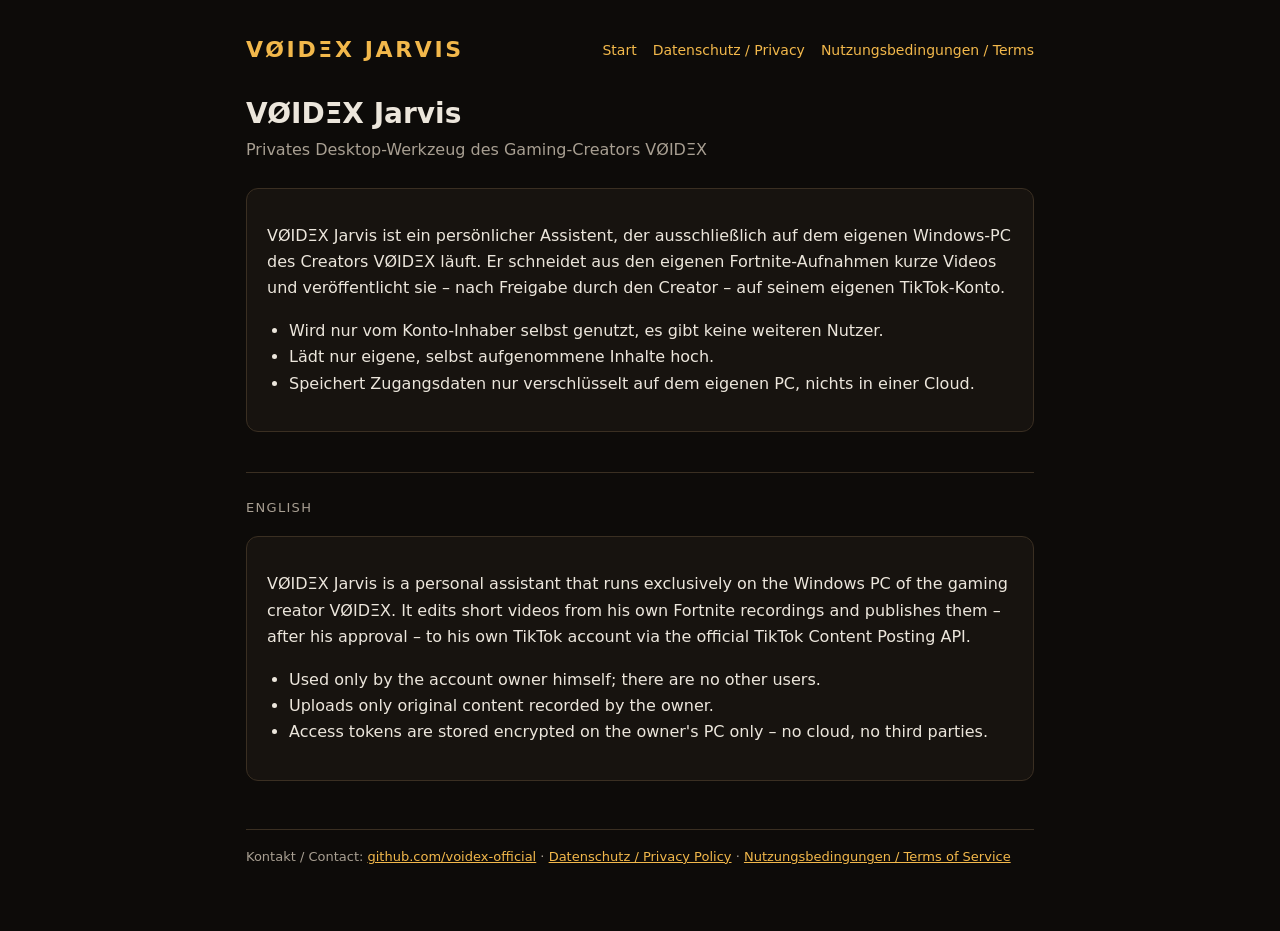
<file: index.html>
<!doctype html>
<html lang="de">
<head>
<meta charset="utf-8">
<meta name="viewport" content="width=device-width, initial-scale=1">
<title>VØIDΞX Jarvis</title>
<meta name="description" content="VØIDΞX Jarvis – private desktop tool of the creator VØIDΞX for publishing his own gaming clips to his own TikTok account.">
<link rel="stylesheet" href="style.css">
</head>
<body>
<main>
  <header>
    <div class="logo">VØIDΞX JARVIS</div>
    <nav><a href="index.html">Start</a><a href="privacy.html">Datenschutz / Privacy</a><a href="terms.html">Nutzungsbedingungen / Terms</a></nav>
  </header>

  <h1>VØIDΞX Jarvis</h1>
  <p class="sub">Privates Desktop-Werkzeug des Gaming-Creators VØIDΞX</p>

  <div class="card">
    <p>VØIDΞX Jarvis ist ein persönlicher Assistent, der ausschließlich auf dem eigenen Windows-PC des Creators VØIDΞX läuft. Er schneidet aus den eigenen Fortnite-Aufnahmen kurze Videos und veröffentlicht sie – nach Freigabe durch den Creator – auf seinem eigenen TikTok-Konto.</p>
    <ul>
      <li>Wird nur vom Konto-Inhaber selbst genutzt, es gibt keine weiteren Nutzer.</li>
      <li>Lädt nur eigene, selbst aufgenommene Inhalte hoch.</li>
      <li>Speichert Zugangsdaten nur verschlüsselt auf dem eigenen PC, nichts in einer Cloud.</li>
    </ul>
  </div>

  <p class="lang">English</p>
  <div class="card">
    <p>VØIDΞX Jarvis is a personal assistant that runs exclusively on the Windows PC of the gaming creator VØIDΞX. It edits short videos from his own Fortnite recordings and publishes them – after his approval – to his own TikTok account via the official TikTok Content Posting API.</p>
    <ul>
      <li>Used only by the account owner himself; there are no other users.</li>
      <li>Uploads only original content recorded by the owner.</li>
      <li>Access tokens are stored encrypted on the owner's PC only – no cloud, no third parties.</li>
    </ul>
  </div>

  <footer>Kontakt / Contact: <a href="https://github.com/voidex-official">github.com/voidex-official</a> · <a href="privacy.html">Datenschutz / Privacy Policy</a> · <a href="terms.html">Nutzungsbedingungen / Terms of Service</a></footer>
</main>
</body>
</html>
</file>
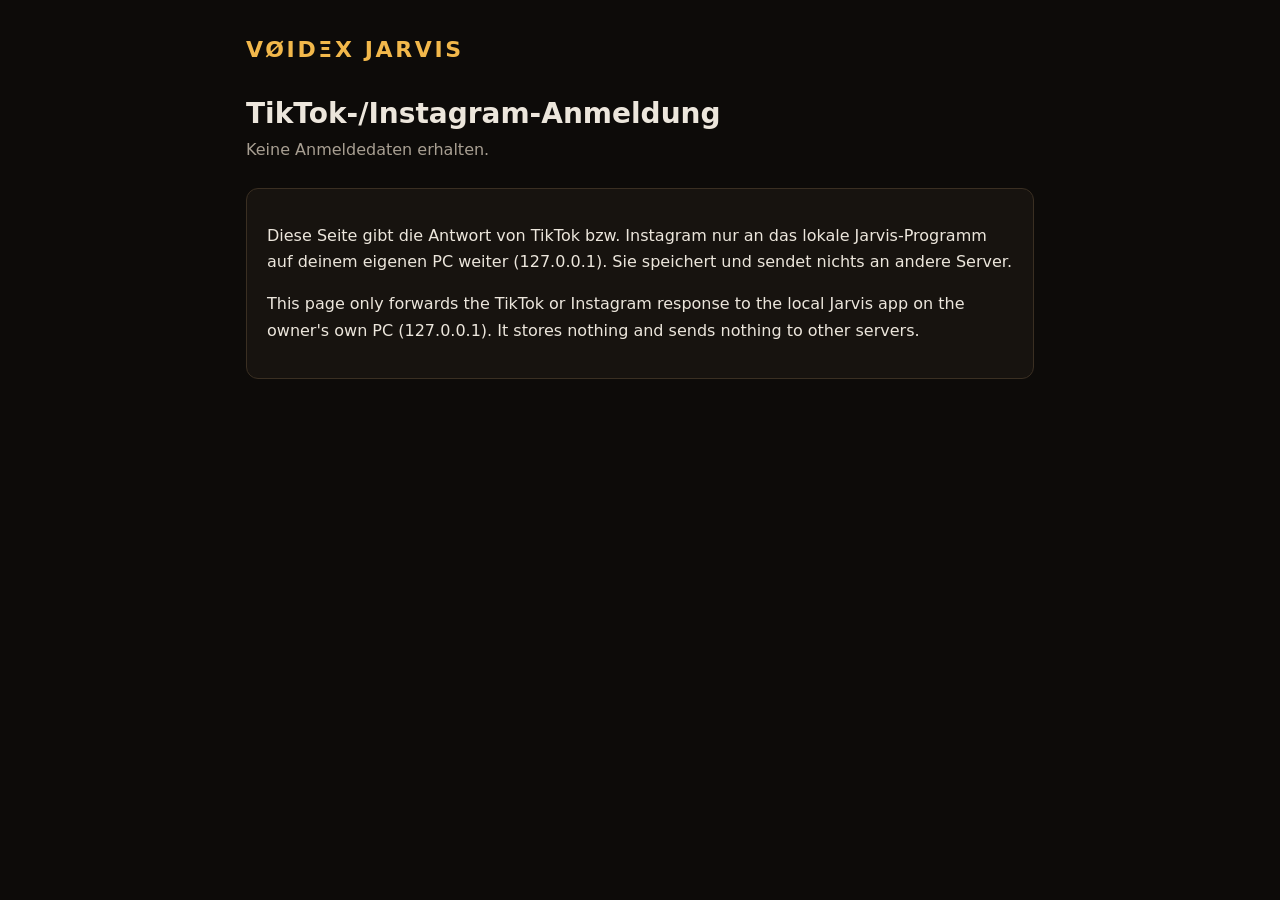
<file: callback.html>
<!doctype html>
<html lang="de">
<head>
<meta charset="utf-8">
<meta name="viewport" content="width=device-width, initial-scale=1">
<meta name="robots" content="noindex">
<title>Anmeldung – VØIDΞX Jarvis</title>
<link rel="stylesheet" href="style.css">
</head>
<body>
<main>
  <header><div class="logo">VØIDΞX JARVIS</div></header>
  <h1 id="h">TikTok-/Instagram-Anmeldung</h1>
  <p class="sub" id="msg">Weiterleitung an Jarvis auf deinem PC …</p>
  <div class="card"><p>Diese Seite gibt die Antwort von TikTok bzw. Instagram nur an das lokale Jarvis-Programm auf deinem eigenen PC weiter (127.0.0.1). Sie speichert und sendet nichts an andere Server.</p>
  <p>This page only forwards the TikTok or Instagram response to the local Jarvis app on the owner's own PC (127.0.0.1). It stores nothing and sends nothing to other servers.</p></div>
</main>
<script>
  // Nur code/state/error weiterreichen – an den lokalen Jarvis-Core. state mit „ig“ vorn = Instagram, sonst TikTok.
  (function () {
    var q = new URLSearchParams(location.search), out = new URLSearchParams();
    ['code', 'state', 'error', 'error_reason', 'error_description', 'scopes'].forEach(function (k) { if (q.has(k)) out.set(k, q.get(k)); });
    if (!out.has('code') && !out.has('error')) { document.getElementById('msg').textContent = 'Keine Anmeldedaten erhalten.'; return; }
    var ig = /^ig[0-9a-f]{48}$/.test(out.get('state') || '');
    if (ig && out.has('code')) out.set('code', out.get('code').replace(/#_$/, ''));
    document.getElementById('h').textContent = ig ? 'Instagram-Anmeldung' : 'TikTok-Anmeldung';
    location.replace('http://127.0.0.1:61920/' + (ig ? 'instagram' : 'tiktok') + '/callback?' + out.toString());
  })();
</script>
</body>
</html>
</file>
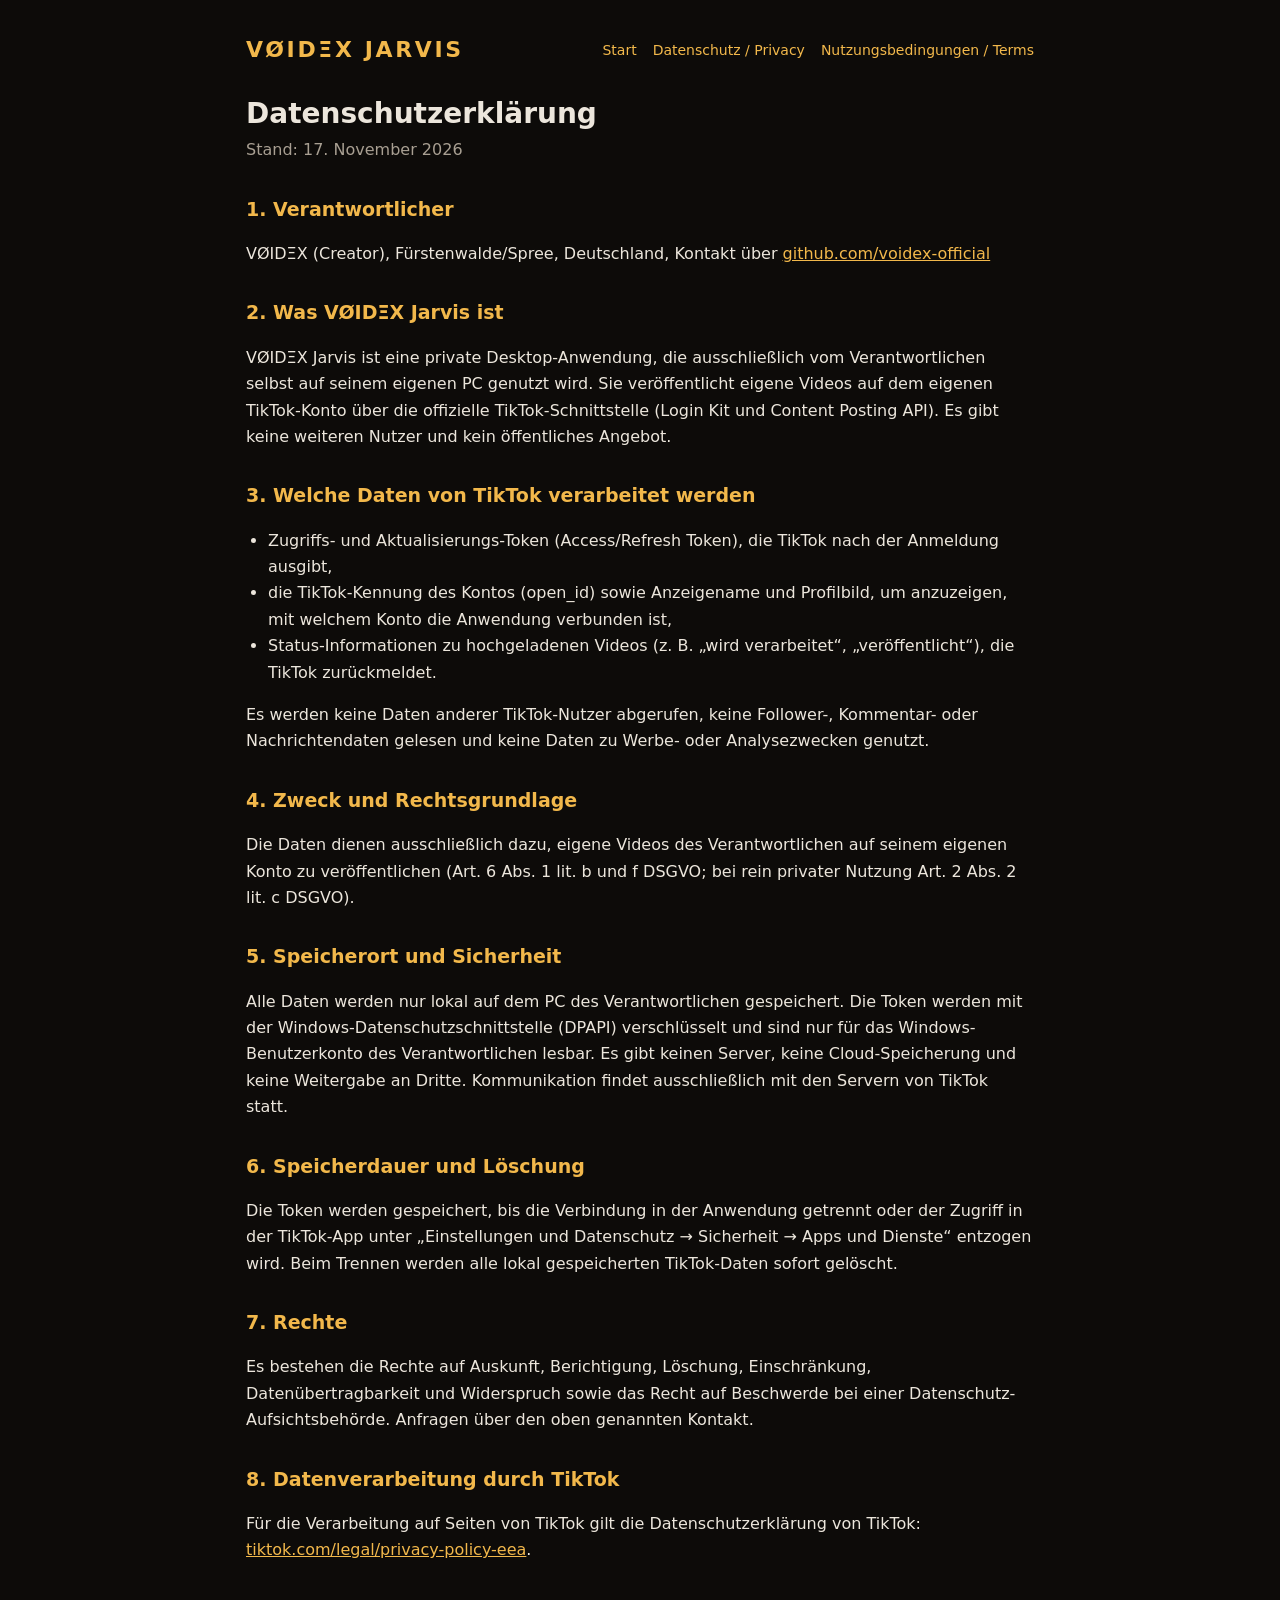
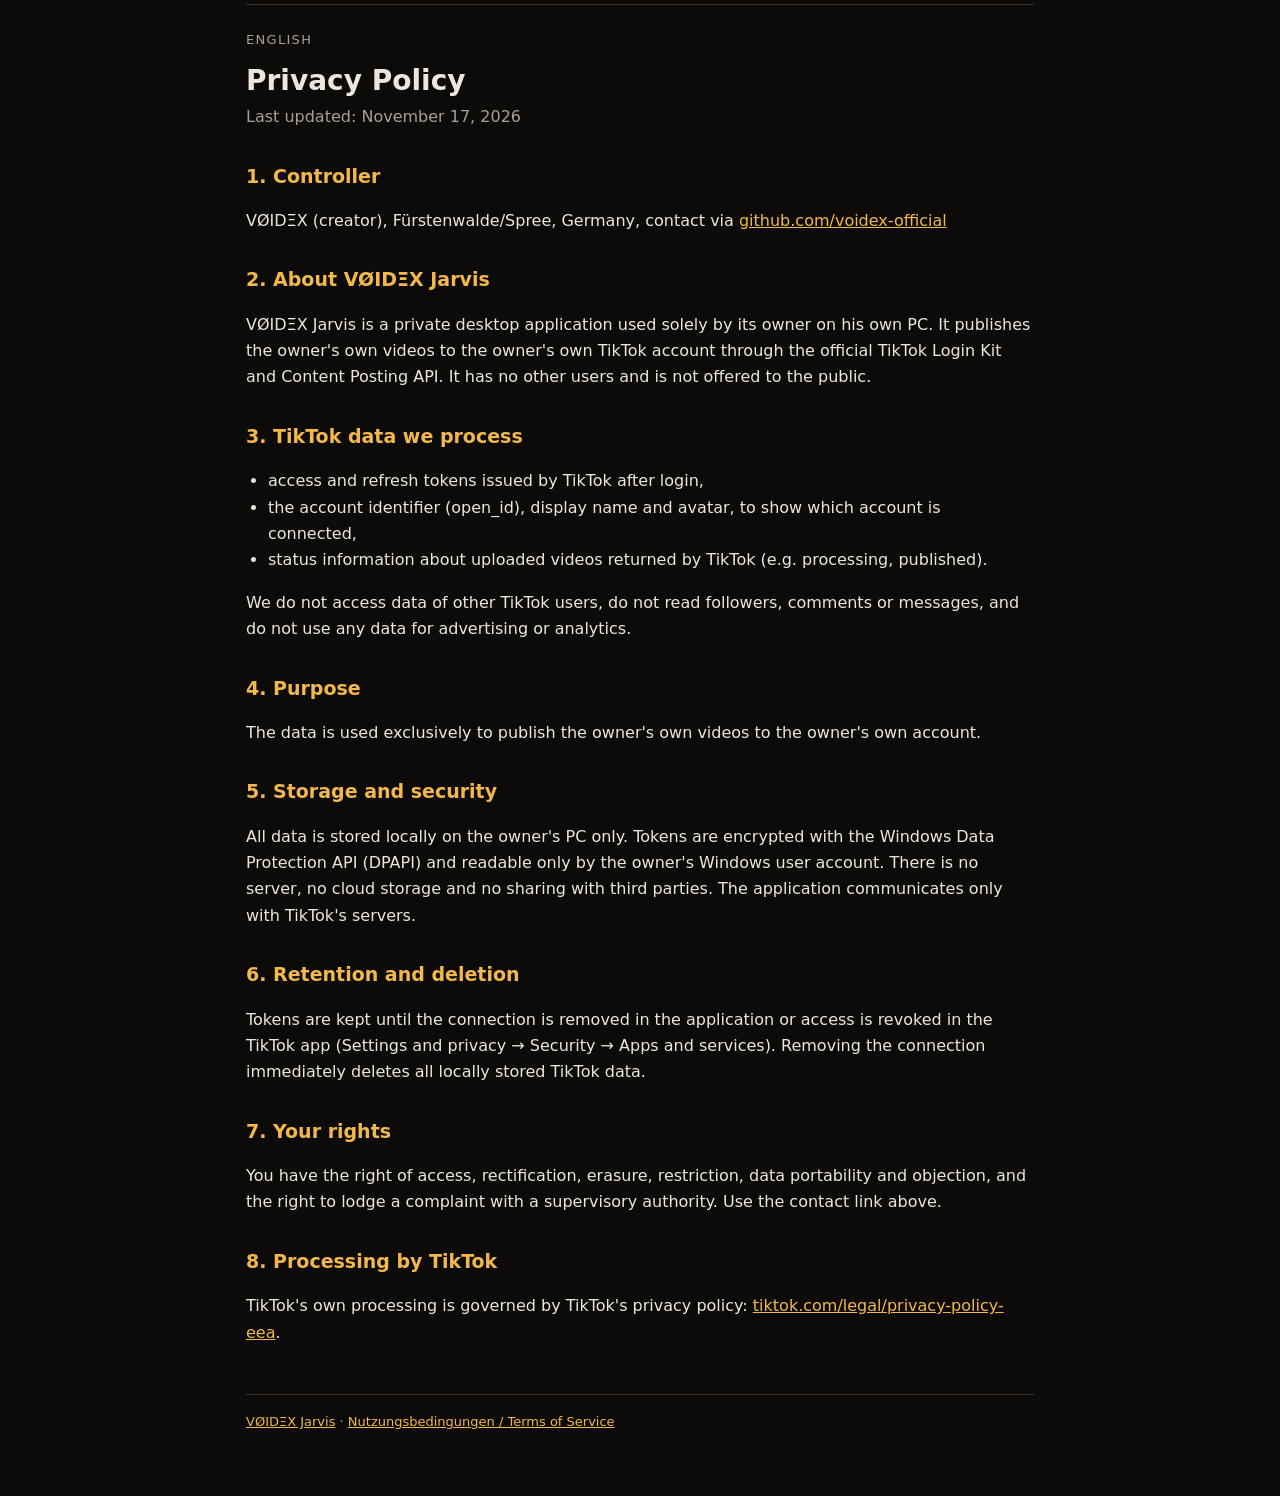
<file: privacy.html>
<!doctype html>
<html lang="de">
<head>
<meta charset="utf-8">
<meta name="viewport" content="width=device-width, initial-scale=1">
<title>Datenschutz – VØIDΞX Jarvis</title>
<link rel="stylesheet" href="style.css">
</head>
<body>
<main>
  <header>
    <div class="logo">VØIDΞX JARVIS</div>
    <nav><a href="index.html">Start</a><a href="privacy.html">Datenschutz / Privacy</a><a href="terms.html">Nutzungsbedingungen / Terms</a></nav>
  </header>

  <h1>Datenschutzerklärung</h1>
  <p class="sub">Stand: 17. November 2026</p>

  <h2>1. Verantwortlicher</h2>
  <p>VØIDΞX (Creator), Fürstenwalde/Spree, Deutschland, Kontakt über <a href="https://github.com/voidex-official">github.com/voidex-official</a></p>

  <h2>2. Was VØIDΞX Jarvis ist</h2>
  <p>VØIDΞX Jarvis ist eine private Desktop-Anwendung, die ausschließlich vom Verantwortlichen selbst auf seinem eigenen PC genutzt wird. Sie veröffentlicht eigene Videos auf dem eigenen TikTok-Konto über die offizielle TikTok-Schnittstelle (Login Kit und Content Posting API). Es gibt keine weiteren Nutzer und kein öffentliches Angebot.</p>

  <h2>3. Welche Daten von TikTok verarbeitet werden</h2>
  <ul>
    <li>Zugriffs- und Aktualisierungs-Token (Access/Refresh Token), die TikTok nach der Anmeldung ausgibt,</li>
    <li>die TikTok-Kennung des Kontos (open_id) sowie Anzeigename und Profilbild, um anzuzeigen, mit welchem Konto die Anwendung verbunden ist,</li>
    <li>Status-Informationen zu hochgeladenen Videos (z. B. „wird verarbeitet“, „veröffentlicht“), die TikTok zurückmeldet.</li>
  </ul>
  <p>Es werden keine Daten anderer TikTok-Nutzer abgerufen, keine Follower-, Kommentar- oder Nachrichtendaten gelesen und keine Daten zu Werbe- oder Analysezwecken genutzt.</p>

  <h2>4. Zweck und Rechtsgrundlage</h2>
  <p>Die Daten dienen ausschließlich dazu, eigene Videos des Verantwortlichen auf seinem eigenen Konto zu veröffentlichen (Art. 6 Abs. 1 lit. b und f DSGVO; bei rein privater Nutzung Art. 2 Abs. 2 lit. c DSGVO).</p>

  <h2>5. Speicherort und Sicherheit</h2>
  <p>Alle Daten werden nur lokal auf dem PC des Verantwortlichen gespeichert. Die Token werden mit der Windows-Datenschutzschnittstelle (DPAPI) verschlüsselt und sind nur für das Windows-Benutzerkonto des Verantwortlichen lesbar. Es gibt keinen Server, keine Cloud-Speicherung und keine Weitergabe an Dritte. Kommunikation findet ausschließlich mit den Servern von TikTok statt.</p>

  <h2>6. Speicherdauer und Löschung</h2>
  <p>Die Token werden gespeichert, bis die Verbindung in der Anwendung getrennt oder der Zugriff in der TikTok-App unter „Einstellungen und Datenschutz → Sicherheit → Apps und Dienste“ entzogen wird. Beim Trennen werden alle lokal gespeicherten TikTok-Daten sofort gelöscht.</p>

  <h2>7. Rechte</h2>
  <p>Es bestehen die Rechte auf Auskunft, Berichtigung, Löschung, Einschränkung, Datenübertragbarkeit und Widerspruch sowie das Recht auf Beschwerde bei einer Datenschutz-Aufsichtsbehörde. Anfragen über den oben genannten Kontakt.</p>

  <h2>8. Datenverarbeitung durch TikTok</h2>
  <p>Für die Verarbeitung auf Seiten von TikTok gilt die Datenschutzerklärung von TikTok: <a href="https://www.tiktok.com/legal/privacy-policy-eea">tiktok.com/legal/privacy-policy-eea</a>.</p>

  <p class="lang">English</p>
  <h1>Privacy Policy</h1>
  <p class="sub">Last updated: November 17, 2026</p>

  <h2>1. Controller</h2>
  <p>VØIDΞX (creator), Fürstenwalde/Spree, Germany, contact via <a href="https://github.com/voidex-official">github.com/voidex-official</a></p>

  <h2>2. About VØIDΞX Jarvis</h2>
  <p>VØIDΞX Jarvis is a private desktop application used solely by its owner on his own PC. It publishes the owner's own videos to the owner's own TikTok account through the official TikTok Login Kit and Content Posting API. It has no other users and is not offered to the public.</p>

  <h2>3. TikTok data we process</h2>
  <ul>
    <li>access and refresh tokens issued by TikTok after login,</li>
    <li>the account identifier (open_id), display name and avatar, to show which account is connected,</li>
    <li>status information about uploaded videos returned by TikTok (e.g. processing, published).</li>
  </ul>
  <p>We do not access data of other TikTok users, do not read followers, comments or messages, and do not use any data for advertising or analytics.</p>

  <h2>4. Purpose</h2>
  <p>The data is used exclusively to publish the owner's own videos to the owner's own account.</p>

  <h2>5. Storage and security</h2>
  <p>All data is stored locally on the owner's PC only. Tokens are encrypted with the Windows Data Protection API (DPAPI) and readable only by the owner's Windows user account. There is no server, no cloud storage and no sharing with third parties. The application communicates only with TikTok's servers.</p>

  <h2>6. Retention and deletion</h2>
  <p>Tokens are kept until the connection is removed in the application or access is revoked in the TikTok app (Settings and privacy → Security → Apps and services). Removing the connection immediately deletes all locally stored TikTok data.</p>

  <h2>7. Your rights</h2>
  <p>You have the right of access, rectification, erasure, restriction, data portability and objection, and the right to lodge a complaint with a supervisory authority. Use the contact link above.</p>

  <h2>8. Processing by TikTok</h2>
  <p>TikTok's own processing is governed by TikTok's privacy policy: <a href="https://www.tiktok.com/legal/privacy-policy-eea">tiktok.com/legal/privacy-policy-eea</a>.</p>

  <footer><a href="index.html">VØIDΞX Jarvis</a> · <a href="terms.html">Nutzungsbedingungen / Terms of Service</a></footer>
</main>
</body>
</html>
</file>
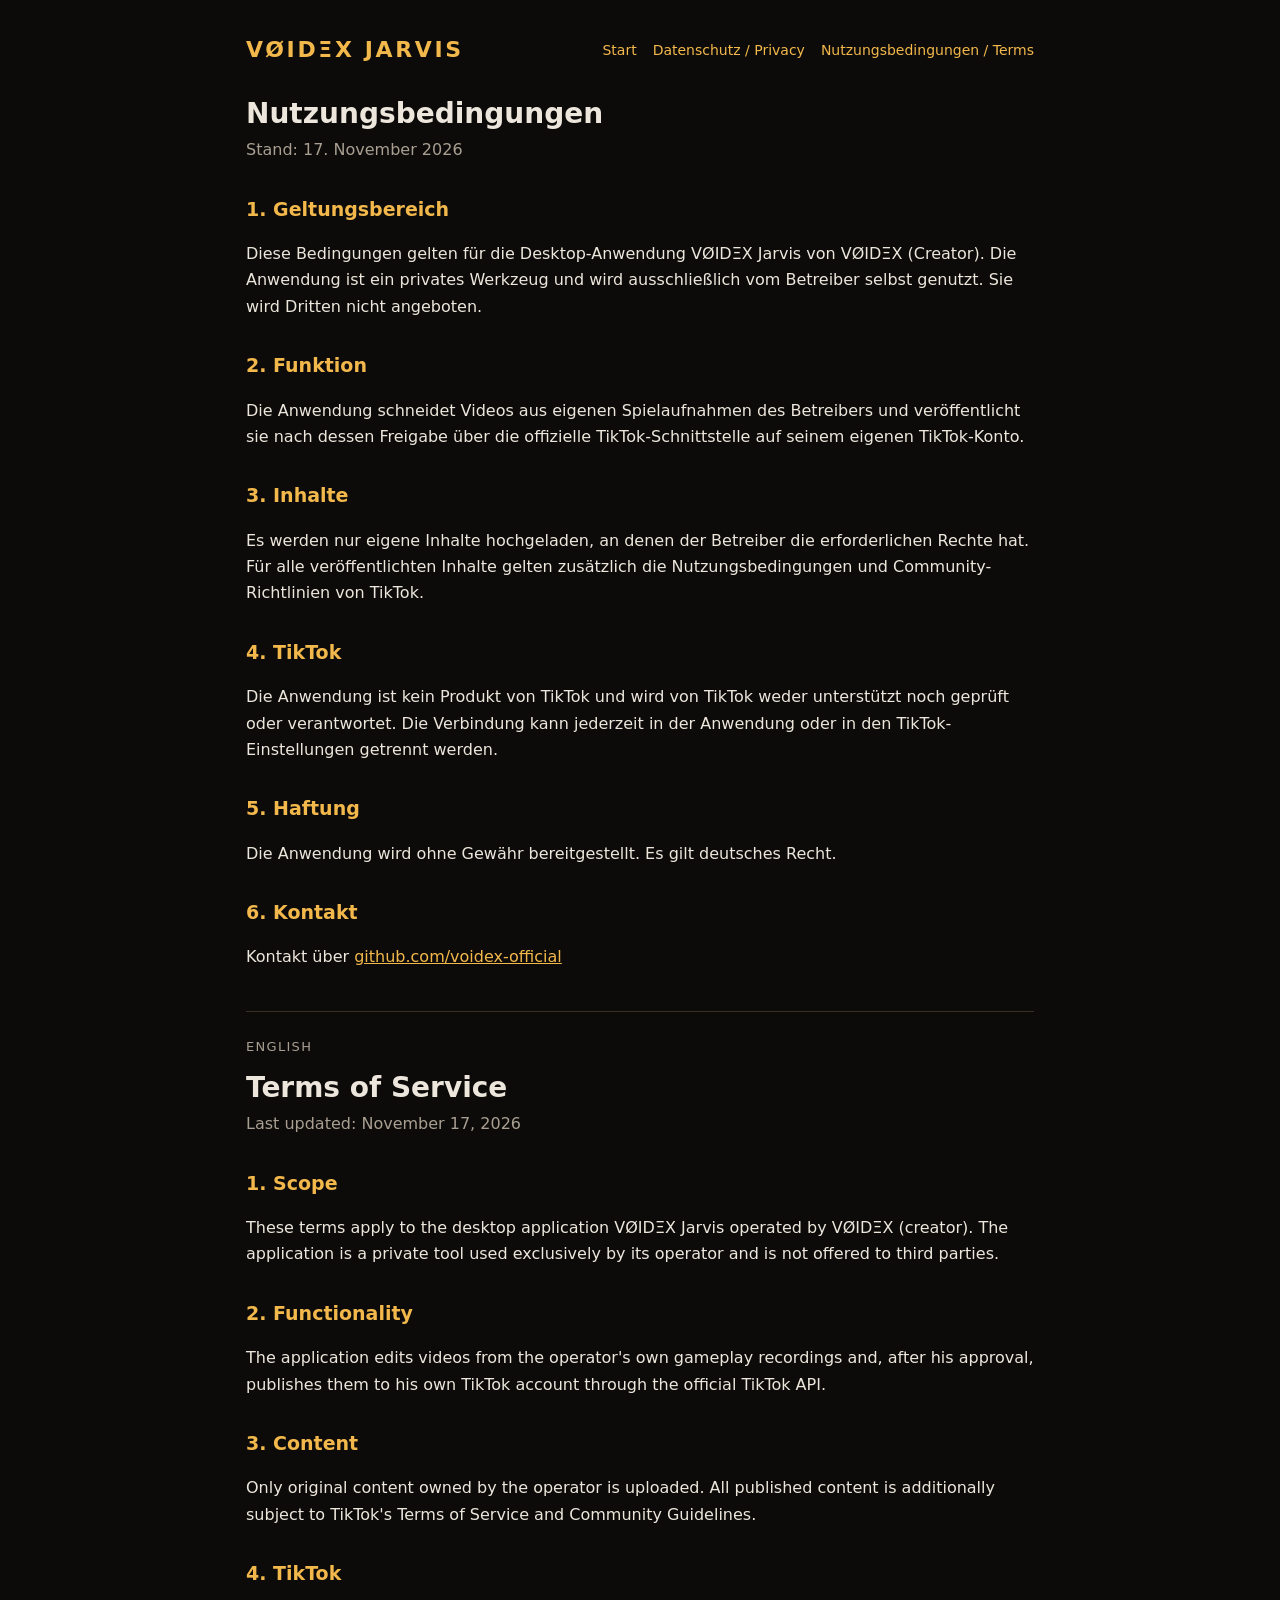
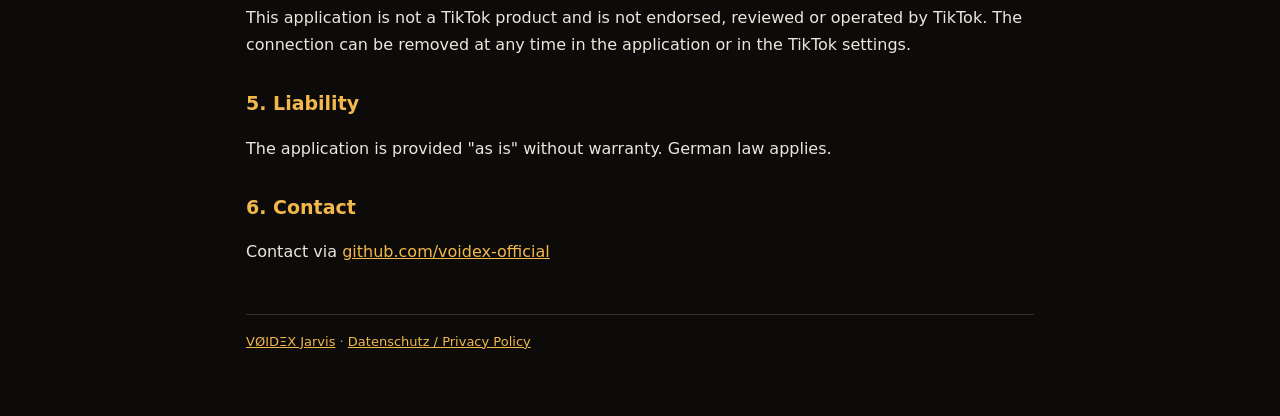
<file: terms.html>
<!doctype html>
<html lang="de">
<head>
<meta charset="utf-8">
<meta name="viewport" content="width=device-width, initial-scale=1">
<title>Nutzungsbedingungen – VØIDΞX Jarvis</title>
<link rel="stylesheet" href="style.css">
</head>
<body>
<main>
  <header>
    <div class="logo">VØIDΞX JARVIS</div>
    <nav><a href="index.html">Start</a><a href="privacy.html">Datenschutz / Privacy</a><a href="terms.html">Nutzungsbedingungen / Terms</a></nav>
  </header>

  <h1>Nutzungsbedingungen</h1>
  <p class="sub">Stand: 17. November 2026</p>

  <h2>1. Geltungsbereich</h2>
  <p>Diese Bedingungen gelten für die Desktop-Anwendung VØIDΞX Jarvis von VØIDΞX (Creator). Die Anwendung ist ein privates Werkzeug und wird ausschließlich vom Betreiber selbst genutzt. Sie wird Dritten nicht angeboten.</p>

  <h2>2. Funktion</h2>
  <p>Die Anwendung schneidet Videos aus eigenen Spielaufnahmen des Betreibers und veröffentlicht sie nach dessen Freigabe über die offizielle TikTok-Schnittstelle auf seinem eigenen TikTok-Konto.</p>

  <h2>3. Inhalte</h2>
  <p>Es werden nur eigene Inhalte hochgeladen, an denen der Betreiber die erforderlichen Rechte hat. Für alle veröffentlichten Inhalte gelten zusätzlich die Nutzungsbedingungen und Community-Richtlinien von TikTok.</p>

  <h2>4. TikTok</h2>
  <p>Die Anwendung ist kein Produkt von TikTok und wird von TikTok weder unterstützt noch geprüft oder verantwortet. Die Verbindung kann jederzeit in der Anwendung oder in den TikTok-Einstellungen getrennt werden.</p>

  <h2>5. Haftung</h2>
  <p>Die Anwendung wird ohne Gewähr bereitgestellt. Es gilt deutsches Recht.</p>

  <h2>6. Kontakt</h2>
  <p>Kontakt über <a href="https://github.com/voidex-official">github.com/voidex-official</a></p>

  <p class="lang">English</p>
  <h1>Terms of Service</h1>
  <p class="sub">Last updated: November 17, 2026</p>

  <h2>1. Scope</h2>
  <p>These terms apply to the desktop application VØIDΞX Jarvis operated by VØIDΞX (creator). The application is a private tool used exclusively by its operator and is not offered to third parties.</p>

  <h2>2. Functionality</h2>
  <p>The application edits videos from the operator's own gameplay recordings and, after his approval, publishes them to his own TikTok account through the official TikTok API.</p>

  <h2>3. Content</h2>
  <p>Only original content owned by the operator is uploaded. All published content is additionally subject to TikTok's Terms of Service and Community Guidelines.</p>

  <h2>4. TikTok</h2>
  <p>This application is not a TikTok product and is not endorsed, reviewed or operated by TikTok. The connection can be removed at any time in the application or in the TikTok settings.</p>

  <h2>5. Liability</h2>
  <p>The application is provided "as is" without warranty. German law applies.</p>

  <h2>6. Contact</h2>
  <p>Contact via <a href="https://github.com/voidex-official">github.com/voidex-official</a></p>

  <footer><a href="index.html">VØIDΞX Jarvis</a> · <a href="privacy.html">Datenschutz / Privacy Policy</a></footer>
</main>
</body>
</html>
</file>
<file: style.css>
:root { --bg: #0d0b09; --panel: #17130f; --gold: #f2b84b; --text: #ece6dc; --muted: #a89f92; --line: #3a2f22; }
* { box-sizing: border-box; }
body { margin: 0; background: var(--bg); color: var(--text); font: 16px/1.65 "Segoe UI", system-ui, -apple-system, sans-serif; }
main { max-width: 820px; margin: 0 auto; padding: 32px 16px 64px; }
header { display: flex; align-items: center; gap: 14px; margin-bottom: 28px; }
.logo { font-weight: 900; letter-spacing: .12em; color: var(--gold); font-size: 22px; }
nav { margin-left: auto; display: flex; gap: 16px; flex-wrap: wrap; }
a { color: var(--gold); }
nav a { text-decoration: none; font-size: 14px; }
h1 { font-size: 28px; line-height: 1.25; margin: 0 0 6px; }
h2 { font-size: 19px; margin: 30px 0 8px; color: var(--gold); }
.sub { color: var(--muted); margin: 0 0 24px; }
.card { background: var(--panel); border: 1px solid var(--line); border-radius: 12px; padding: 18px 20px; margin: 18px 0; }
.lang { font-size: 13px; text-transform: uppercase; letter-spacing: .1em; color: var(--muted); margin-top: 40px; border-top: 1px solid var(--line); padding-top: 24px; }
ul { padding-left: 22px; }
footer { margin-top: 48px; color: var(--muted); font-size: 13px; border-top: 1px solid var(--line); padding-top: 16px; }
.fill { background: #3a2a10; color: #ffd27a; padding: 0 4px; border-radius: 4px; }
</file>
